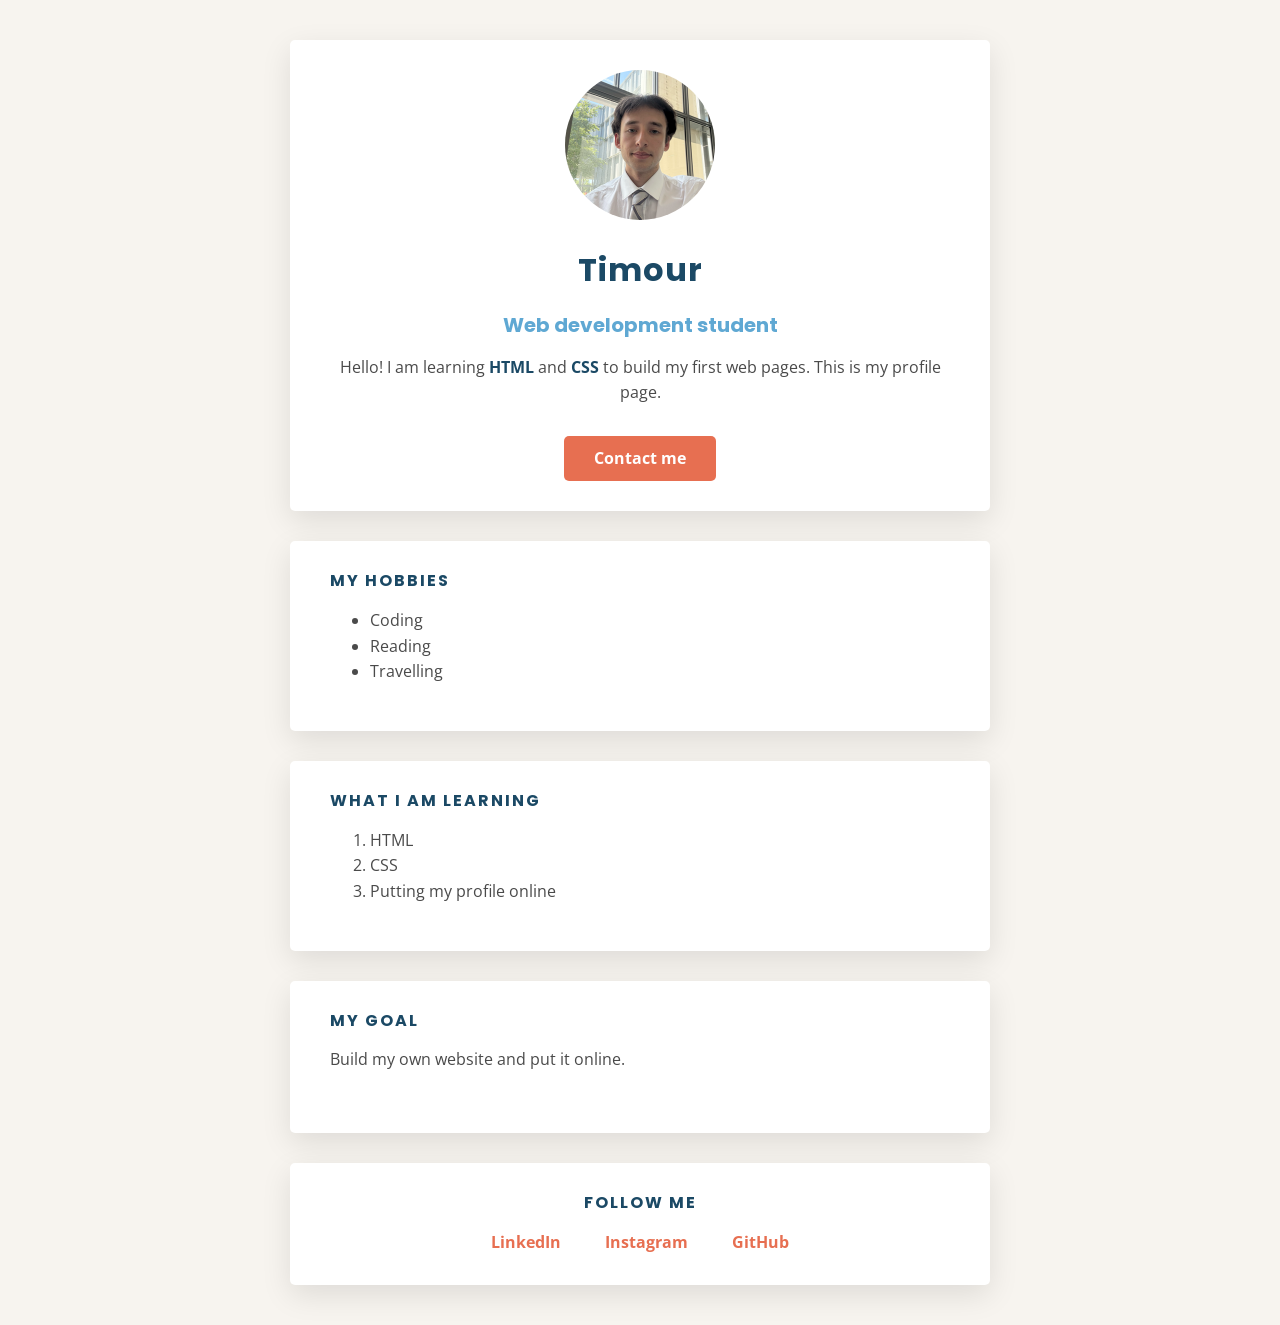
<file: index.html>
<!DOCTYPE html>
  <html>
    <head>
      <title>My Profile</title>
      <meta charset="UTF-8">
      <meta name="description" content="My personal profile page">
      <!-- Google Fonts -->
      <link rel="preconnect" href="https://fonts.googleapis.com">
      <link rel="preconnect" href="https://fonts.gstatic.com" crossorigin>
      <link href="https://fonts.googleapis.com/css2?family=Open+Sans:wght@400;700&family=Poppins:wght@600&display=swap" rel="stylesheet">
      <!-- My stylesheet -->
      <link rel="stylesheet" href="style.css">
    </head>
    <body>
      <div class="container">

        <!-- Introduction -->
        <div class="card-white text-center">
          <img src="images/profile.png" alt="My profile picture" id="img-profile" class="img-circle">

          <h1>Timour</h1>
          <h2>Web development student</h2>

          <p>
            Hello! I am learning <strong>HTML</strong> and <strong>CSS</strong> to build my first web pages.
            This is my profile page.
          </p>

          <a href="https://www.linkedin.com/in/timour-sheynikhovich-bb8965176" target="_blank" class="btn-orange">Contact me</a>
        </div>

        <!-- First section -->
        <div class="card-white">
          <h3>My hobbies</h3>
          <ul>
            <li>Coding</li>
            <li>Reading</li>
            <li>Travelling</li>
          </ul>
        </div>

        <!-- Second section -->
        <div class="card-white">
          <h3>What I am learning</h3>
          <ol>
            <li>HTML</li>
            <li>CSS</li>
            <li>Putting my profile online</li>
          </ol>
        </div>

        <!-- Last section -->
        <div class="card-white">
          <h3>My goal</h3>
          <p>Build my own website and put it online.</p>
        </div>

        <!-- Footer -->
        <div class="card-white text-center">
          <h3>Follow me</h3>
          <ul class="list-inline">
            <li><a href="https://www.linkedin.com/in/timour-sheynikhovich-bb8965176" target="_blank">LinkedIn</a></li>
            <li><a href="#">Instagram</a></li> <!-- replace # with your link -->
            <li><a href="#">GitHub</a></li>    <!-- replace # with your link -->
          </ul>
        </div>

      </div>
    </body>
  </html>
</file>
<file: style.css>
/* ========== DEFAULT DESIGN (tags) ========== */

body {
  background-color: #F7F4EF;
  font-family: "Open Sans", sans-serif;
  color: #4A4A4A;
  font-size: 16px;
  line-height: 1.6;
}

h1, h2, h3 {
  font-family: "Poppins", sans-serif;
  color: #1B4965;
  line-height: 1.3;
}

h1 {
  font-size: 32px;
  letter-spacing: 1px;
}

h2 {
  font-size: 20px;
  color: #5FA8D3;
}

h3 {
  font-size: 16px;
  text-transform: uppercase;
  letter-spacing: 2px;
  margin-top: 0;
}

strong {
  color: #1B4965;
}

a {
  color: #E76F51;
  font-weight: bold;
  text-decoration: none;
  transition: color 0.3s ease;
}

a:hover {
  color: #1B4965;
}


/* ========== RE-USABLE DESIGNS (classes) ========== */

/* Centers the page content */
.container {
  width: 700px;
  margin: 40px auto;
}

/* White box with a soft shadow */
.card-white {
  background-color: white;
  border-radius: 5px;
  box-shadow: 0px 10px 30px rgba(0, 0, 0, 0.1);
  padding: 30px 40px;
  margin-bottom: 30px;
  transition: box-shadow 0.3s ease;
}

.card-white:hover {
  box-shadow: 0px 15px 40px rgba(0, 0, 0, 0.2);
}

/* Round image */
.img-circle {
  border-radius: 50%;
  object-fit: cover; /* crop the photo instead of squashing it */
}

/* Centered text */
.text-center {
  text-align: center;
}

/* Link that looks like a button */
.btn-orange {
  display: inline-block;
  background-color: #E76F51;
  color: white;
  padding: 10px 30px;
  border-radius: 5px;
  transition: background-color 0.3s ease;
}

.btn-orange:hover {
  background-color: #1B4965;
  color: white;
}

/* Horizontal list */
.list-inline {
  list-style: none;
  padding-left: 0px;
  margin: 0;
}

.list-inline > li {
  display: inline;
  padding: 0px 20px;
}


/* ========== ONE-TIME ADJUSTMENTS (ids + descendant selectors) ========== */

/* Size of my profile picture */
#img-profile {
  width: 150px;
  height: 150px;
}

/* Space between the intro paragraph and the button */
.card-white p {
  margin-bottom: 30px;
}
</file>
